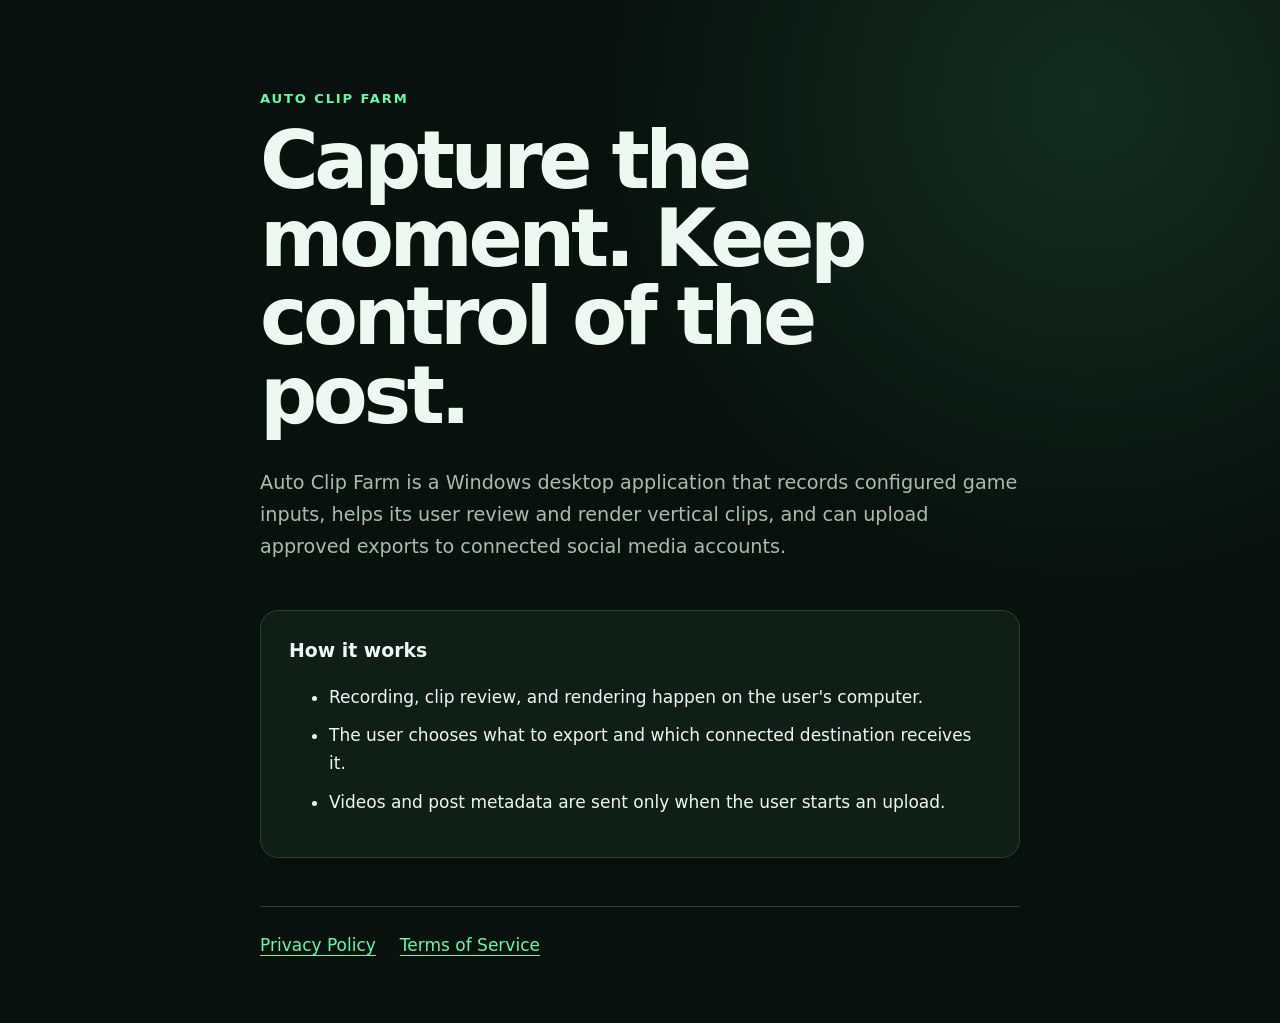
<file: index.html>
<!doctype html>
<html lang="en">
<head>
  <meta charset="utf-8">
  <meta name="viewport" content="width=device-width, initial-scale=1">
  <title>Auto Clip Farm</title>
  <meta name="description" content="Auto Clip Farm creates vertical gaming clips locally and publishes approved exports to connected social accounts.">
  <link rel="stylesheet" href="styles.css">
</head>
<body>
  <main class="shell">
    <p class="eyebrow">Auto Clip Farm</p>
    <h1>Capture the moment. Keep control of the post.</h1>
    <p class="lead">Auto Clip Farm is a Windows desktop application that records configured game inputs, helps its user review and render vertical clips, and can upload approved exports to connected social media accounts.</p>

    <section>
      <h2>How it works</h2>
      <ul>
        <li>Recording, clip review, and rendering happen on the user's computer.</li>
        <li>The user chooses what to export and which connected destination receives it.</li>
        <li>Videos and post metadata are sent only when the user starts an upload.</li>
      </ul>
    </section>

    <nav aria-label="Legal">
      <a href="privacy.html">Privacy Policy</a>
      <a href="terms.html">Terms of Service</a>
    </nav>
  </main>
</body>
</html>
</file>
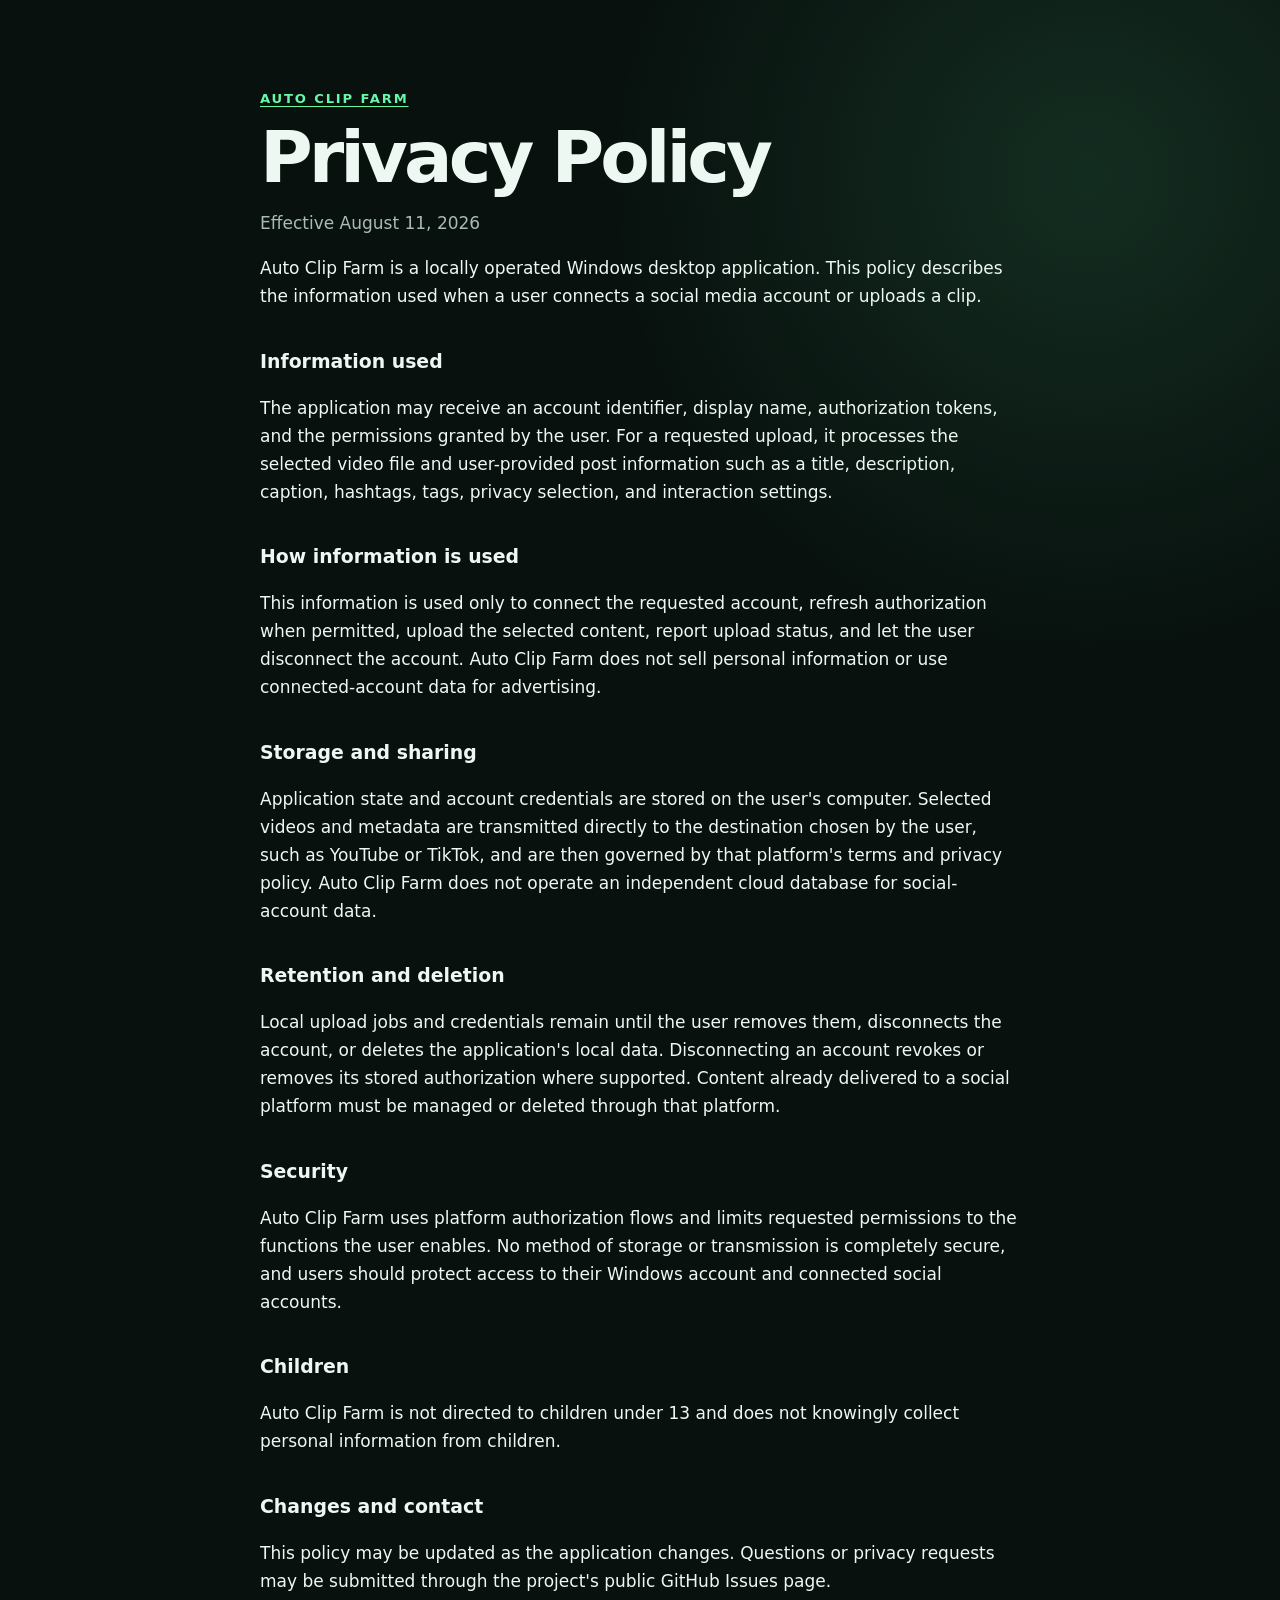
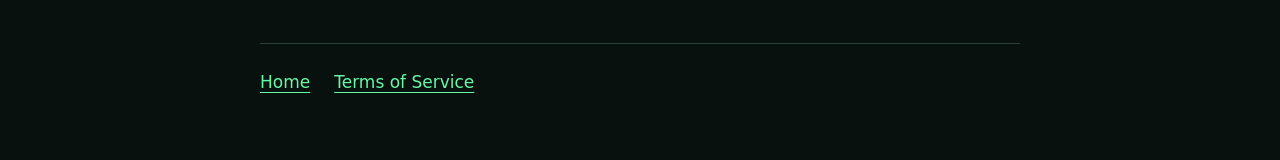
<file: privacy.html>
<!doctype html>
<html lang="en">
<head>
  <meta charset="utf-8">
  <meta name="viewport" content="width=device-width, initial-scale=1">
  <title>Privacy Policy — Auto Clip Farm</title>
  <link rel="stylesheet" href="styles.css">
</head>
<body>
  <main class="shell policy">
    <p class="eyebrow"><a href="index.html">Auto Clip Farm</a></p>
    <h1>Privacy Policy</h1>
    <p class="updated">Effective August 11, 2026</p>

    <p>Auto Clip Farm is a locally operated Windows desktop application. This policy describes the information used when a user connects a social media account or uploads a clip.</p>

    <h2>Information used</h2>
    <p>The application may receive an account identifier, display name, authorization tokens, and the permissions granted by the user. For a requested upload, it processes the selected video file and user-provided post information such as a title, description, caption, hashtags, tags, privacy selection, and interaction settings.</p>

    <h2>How information is used</h2>
    <p>This information is used only to connect the requested account, refresh authorization when permitted, upload the selected content, report upload status, and let the user disconnect the account. Auto Clip Farm does not sell personal information or use connected-account data for advertising.</p>

    <h2>Storage and sharing</h2>
    <p>Application state and account credentials are stored on the user's computer. Selected videos and metadata are transmitted directly to the destination chosen by the user, such as YouTube or TikTok, and are then governed by that platform's terms and privacy policy. Auto Clip Farm does not operate an independent cloud database for social-account data.</p>

    <h2>Retention and deletion</h2>
    <p>Local upload jobs and credentials remain until the user removes them, disconnects the account, or deletes the application's local data. Disconnecting an account revokes or removes its stored authorization where supported. Content already delivered to a social platform must be managed or deleted through that platform.</p>

    <h2>Security</h2>
    <p>Auto Clip Farm uses platform authorization flows and limits requested permissions to the functions the user enables. No method of storage or transmission is completely secure, and users should protect access to their Windows account and connected social accounts.</p>

    <h2>Children</h2>
    <p>Auto Clip Farm is not directed to children under 13 and does not knowingly collect personal information from children.</p>

    <h2>Changes and contact</h2>
    <p>This policy may be updated as the application changes. Questions or privacy requests may be submitted through the project's public GitHub Issues page.</p>

    <nav aria-label="Legal">
      <a href="index.html">Home</a>
      <a href="terms.html">Terms of Service</a>
    </nav>
  </main>
</body>
</html>
</file>
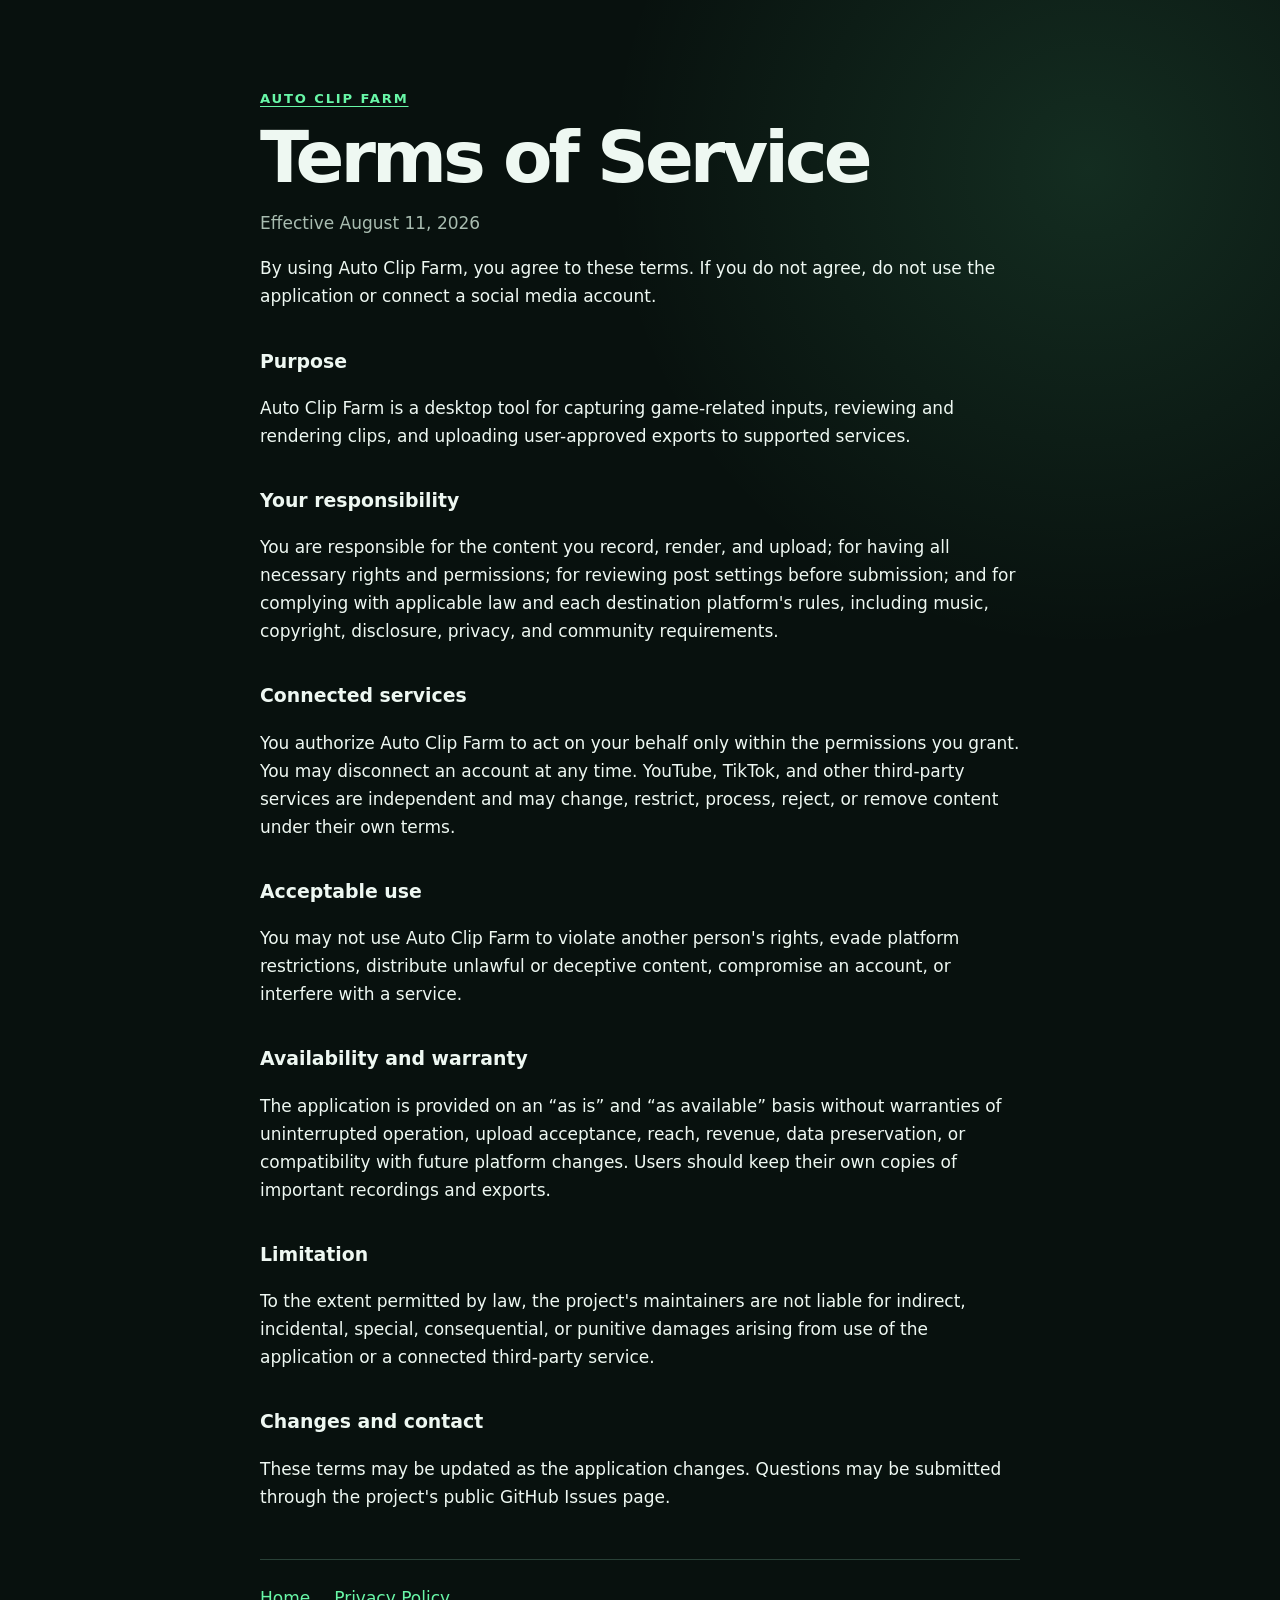
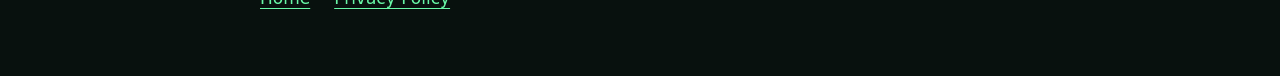
<file: terms.html>
<!doctype html>
<html lang="en">
<head>
  <meta charset="utf-8">
  <meta name="viewport" content="width=device-width, initial-scale=1">
  <title>Terms of Service — Auto Clip Farm</title>
  <link rel="stylesheet" href="styles.css">
</head>
<body>
  <main class="shell policy">
    <p class="eyebrow"><a href="index.html">Auto Clip Farm</a></p>
    <h1>Terms of Service</h1>
    <p class="updated">Effective August 11, 2026</p>

    <p>By using Auto Clip Farm, you agree to these terms. If you do not agree, do not use the application or connect a social media account.</p>

    <h2>Purpose</h2>
    <p>Auto Clip Farm is a desktop tool for capturing game-related inputs, reviewing and rendering clips, and uploading user-approved exports to supported services.</p>

    <h2>Your responsibility</h2>
    <p>You are responsible for the content you record, render, and upload; for having all necessary rights and permissions; for reviewing post settings before submission; and for complying with applicable law and each destination platform's rules, including music, copyright, disclosure, privacy, and community requirements.</p>

    <h2>Connected services</h2>
    <p>You authorize Auto Clip Farm to act on your behalf only within the permissions you grant. You may disconnect an account at any time. YouTube, TikTok, and other third-party services are independent and may change, restrict, process, reject, or remove content under their own terms.</p>

    <h2>Acceptable use</h2>
    <p>You may not use Auto Clip Farm to violate another person's rights, evade platform restrictions, distribute unlawful or deceptive content, compromise an account, or interfere with a service.</p>

    <h2>Availability and warranty</h2>
    <p>The application is provided on an “as is” and “as available” basis without warranties of uninterrupted operation, upload acceptance, reach, revenue, data preservation, or compatibility with future platform changes. Users should keep their own copies of important recordings and exports.</p>

    <h2>Limitation</h2>
    <p>To the extent permitted by law, the project's maintainers are not liable for indirect, incidental, special, consequential, or punitive damages arising from use of the application or a connected third-party service.</p>

    <h2>Changes and contact</h2>
    <p>These terms may be updated as the application changes. Questions may be submitted through the project's public GitHub Issues page.</p>

    <nav aria-label="Legal">
      <a href="index.html">Home</a>
      <a href="privacy.html">Privacy Policy</a>
    </nav>
  </main>
</body>
</html>
</file>
<file: styles.css>
:root {
  color-scheme: dark;
  --bg: #08110e;
  --panel: #102019;
  --text: #eef8f2;
  --muted: #a8bcb0;
  --accent: #68f7a7;
  --line: #294137;
}

* { box-sizing: border-box; }

body {
  margin: 0;
  min-height: 100vh;
  background:
    radial-gradient(circle at 85% 10%, rgba(104, 247, 167, .12), transparent 30rem),
    var(--bg);
  color: var(--text);
  font: 17px/1.65 system-ui, -apple-system, "Segoe UI", sans-serif;
}

.shell {
  width: min(760px, calc(100% - 40px));
  margin: 0 auto;
  padding: 88px 0 64px;
}

.eyebrow {
  margin: 0 0 12px;
  color: var(--accent);
  font-size: .82rem;
  font-weight: 800;
  letter-spacing: .14em;
  text-transform: uppercase;
}

h1 {
  max-width: 13ch;
  margin: 0;
  font-size: clamp(2.6rem, 8vw, 5rem);
  line-height: .98;
  letter-spacing: -.055em;
}

.policy h1 { max-width: none; font-size: clamp(2.4rem, 7vw, 4.5rem); }
h2 { margin-top: 2.2rem; font-size: 1.18rem; }
.lead { margin: 32px 0 48px; color: var(--muted); font-size: 1.2rem; }
.updated { color: var(--muted); }

section {
  padding: 24px 28px;
  border: 1px solid var(--line);
  border-radius: 18px;
  background: color-mix(in srgb, var(--panel) 88%, transparent);
}

section h2 { margin-top: 0; }
li + li { margin-top: 10px; }

a { color: var(--accent); text-underline-offset: .22em; }
nav { display: flex; gap: 24px; margin-top: 48px; padding-top: 24px; border-top: 1px solid var(--line); }

@media (max-width: 520px) {
  .shell { padding-top: 56px; }
  section { padding: 20px; }
  nav { align-items: flex-start; flex-direction: column; gap: 10px; }
}
</file>
